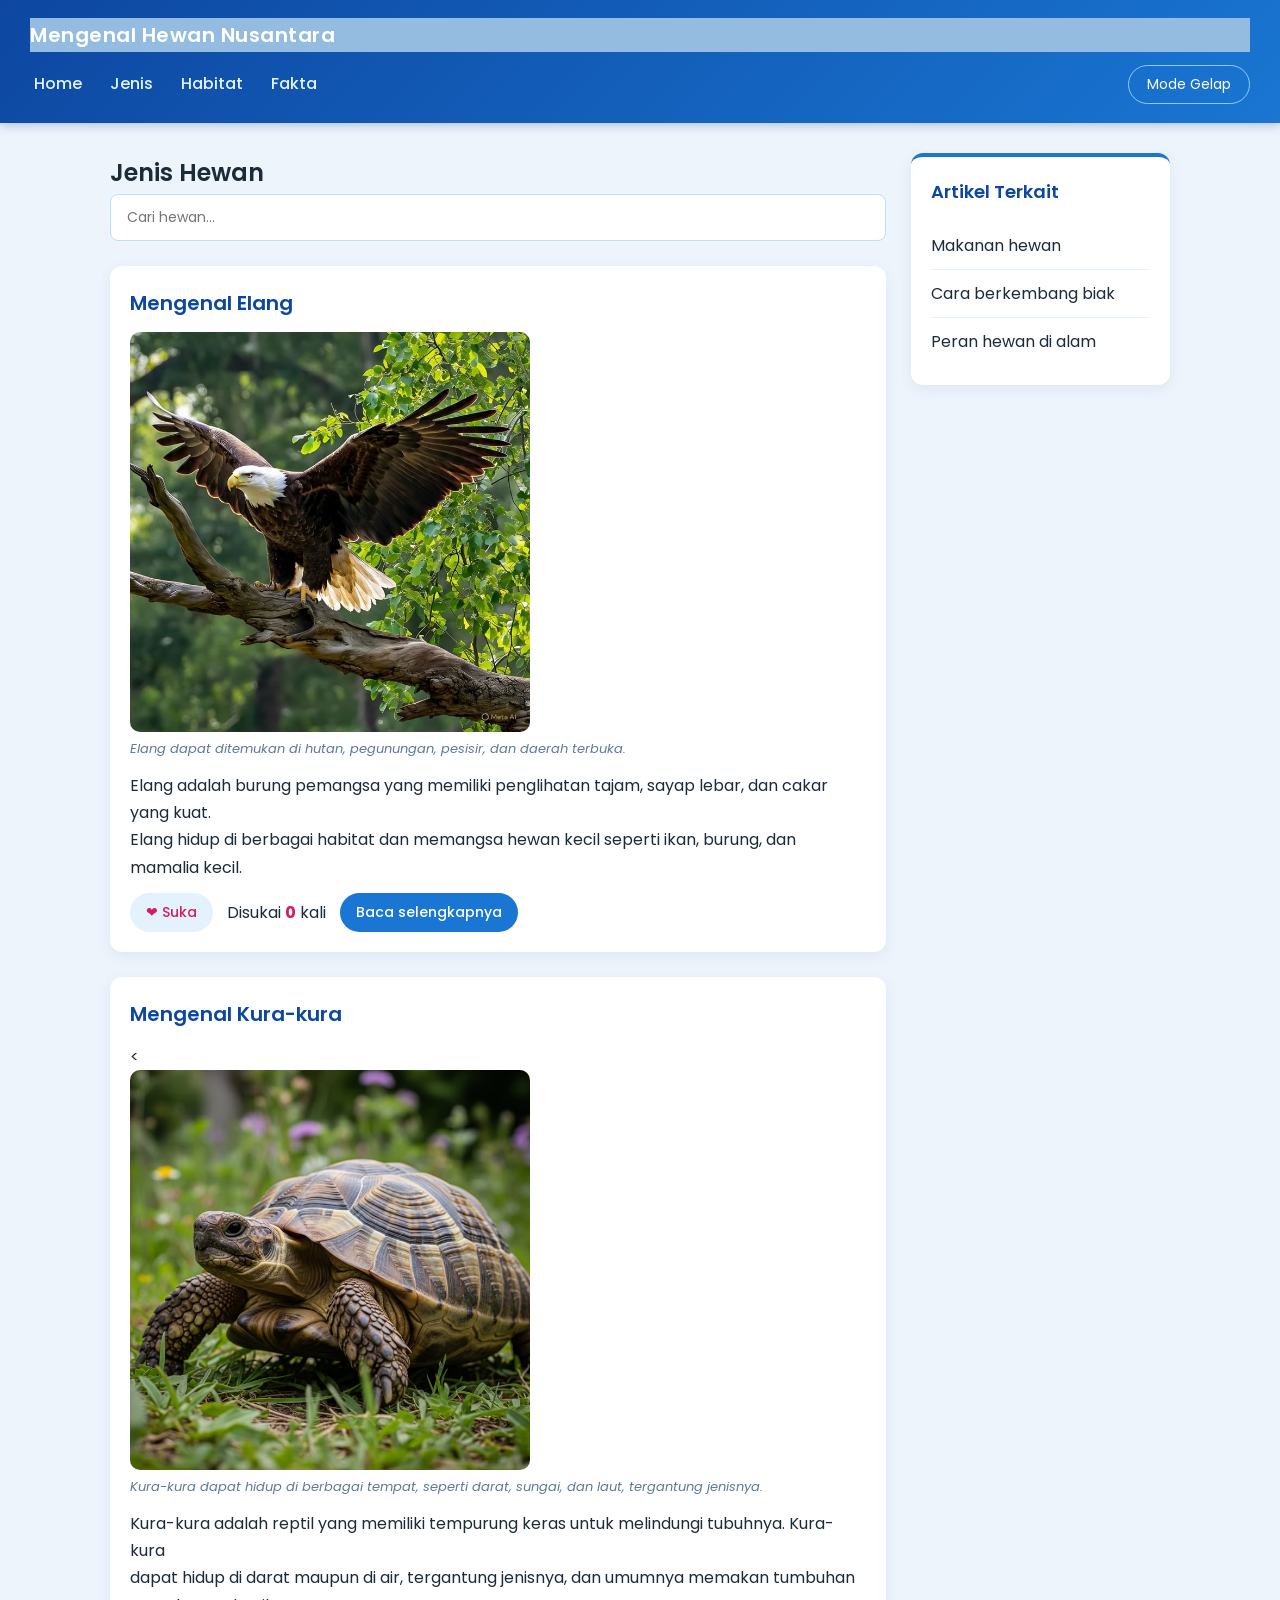
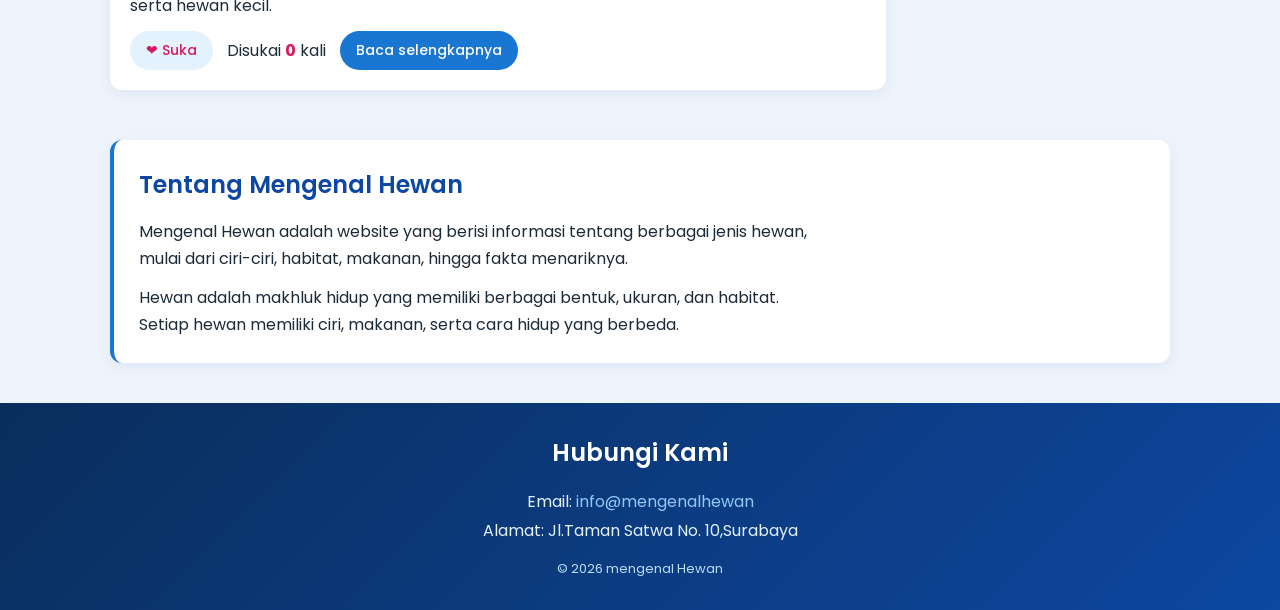
<file: index.html>
<!doctype html>
<html lang="en">
  <head>
    <meta charset="UTF-8" />
    <meta name="viewport" content="width=device-width, initial-scale=1.0" />
    <title>Mengenal Hewan</title>

    <link rel="stylesheet" href="style.css" />

    <!-- TAMBAHAN JS: menyambungkan file script.js. "defer" = tunggu HTML selesai dimuat dulu -->
    <script src="script-belajar.js" defer></script>

    <style>
      h1 {
        font-size: 20px;
        background-color: rgb(148, 188, 224);
      }
    </style>
  </head>
  <body>
    <!--Header-->
    <header id="judul">
      <h1>Mengenal Hewan</h1>

      <!--Navigasi-->
      <nav id="navigasi">
        <a href="#">Home</a>
        <a href="jenis.html">Jenis</a>
        <a href="habitat.html">Habitat</a>
        <a href="fakta.html">Fakta</a>
        <!-- TAMBAHAN JS: tombol mode gelap -->
        <button id="tombol-gelap">Mode Gelap</button>
      </nav>
    </header>

    <!--Konten Utama-->
    <main>
      <!--Section-->
      <section id="jenis">
        <h2>Jenis Hewan</h2>

        <!-- TAMBAHAN JS (Tantangan 2, opsional): kotak cari hewan -->
        <input type="text" id="cari" placeholder="Cari hewan..." />

        <!--article 1-->
        <article>
          <h3>Mengenal Elang</h3>
          <figure>
            <img src="elang.jpg" alt="" width="400" height="225" />
            <figcaption>
              Elang dapat ditemukan di hutan, pegunungan, pesisir, dan daerah
              terbuka.
            </figcaption>
          </figure>

          <p>
            Elang adalah burung pemangsa yang memiliki penglihatan tajam, sayap
            lebar, dan cakar yang kuat. <br />
            Elang hidup di berbagai habitat dan memangsa hewan kecil seperti
            ikan, burung, dan mamalia kecil.
          </p>

          <!-- TAMBAHAN JS: teks tambahan (disembunyikan dulu lewat class "sembunyi") -->
          <p class="selengkapnya sembunyi">
            Elang membuat sarang di pohon tinggi atau tebing. Beberapa jenis
            elang di Indonesia, seperti Elang Jawa, termasuk satwa yang
            dilindungi.
          </p>

          <!-- TAMBAHAN JS: tombol Suka dan Baca selengkapnya -->
          <div class="aksi">
            <button class="btn-suka">❤ Suka</button>
            <span>Disukai <strong class="jumlah-suka">0</strong> kali</span>
            <button class="btn-baca">Baca selengkapnya</button>
          </div>
        </article>

        <!--article 2-->
        <article>
          <h3>Mengenal Kura-kura</h3>
          <figure>
            < <img src="kura.jpg" alt="" width="400" height="225" />
            <figcaption>
              Kura-kura dapat hidup di berbagai tempat, seperti darat, sungai,
              dan laut, tergantung jenisnya.
            </figcaption>
          </figure>
          <p>
            Kura-kura adalah reptil yang memiliki tempurung keras untuk
            melindungi tubuhnya. Kura-kura <br />
            dapat hidup di darat maupun di air, tergantung jenisnya, dan umumnya
            memakan tumbuhan serta hewan kecil.
          </p>

          <!-- TAMBAHAN JS: teks tambahan (disembunyikan dulu lewat class "sembunyi") -->
          <p class="selengkapnya sembunyi">
            Tempurung kura-kura menyatu dengan tulang punggung dan tulang
            rusuknya, sehingga kura-kura tidak bisa keluar dari tempurungnya.
            Beberapa jenis dapat hidup lebih dari 50 tahun.
          </p>

          <!-- TAMBAHAN JS: tombol Suka dan Baca selengkapnya -->
          <div class="aksi">
            <button class="btn-suka">❤ Suka</button>
            <span>Disukai <strong class="jumlah-suka">0</strong> kali</span>
            <button class="btn-baca">Baca selengkapnya</button>
          </div>
        </article>
      </section>

      <!--Aside/Sidebar-->
      <aside>
        <h2>Artikel Terkait</h2>
        <ul>
          <li><a href="#">Makanan hewan</a></li>
          <li><a href="#">Cara berkembang biak</a></li>
          <li><a href="#">Peran hewan di alam</a></li>
        </ul>
      </aside>

      <!--Section Tentang-->
      <section id="Tentang">
        <h2>Tentang Mengenal Hewan</h2>

        <div class="wrapper">
          <p>
            Mengenal Hewan adalah website yang berisi informasi tentang berbagai
            jenis hewan, <br />
            mulai dari ciri-ciri, habitat, makanan, hingga fakta menariknya.
          </p>
        </div>
        <p>
          Hewan adalah makhluk hidup yang memiliki berbagai bentuk, ukuran, dan
          habitat. <br />
          Setiap hewan memiliki ciri, makanan, serta cara hidup yang berbeda.
        </p>
      </section>
    </main>
    <!--Footer-->
    <footer id="kontak">
      <h2>Kontak</h2>

      <address class="alamat">
        Email:
        <a href="mailto:info@mengenalhewan">info@mengenalhewan</a>
        <br />

        Alamat: Jl.Taman Satwa No. 10,Surabaya
      </address>

      <p>&copy; 2026 mengenal Hewan</p>
    </footer>
  </body>
</html>
</file>
<file: style.css>
/* ===== Google Font ===== */
@import url("https://fonts.googleapis.com/css2?family=Poppins:wght@400;500;600;700&display=swap");

/* ===== Reset & Dasar ===== */
* {
  margin: 0;
  padding: 0;
  box-sizing: border-box;
}

body {
  font-family: "Poppins", "Segoe UI", Arial, sans-serif;
  line-height: 1.7;
  color: #1c2b3a;
  background-color: #eef4fb;
}

a {
  text-decoration: none;
  color: #1565c0;
}

a:hover {
  text-decoration: underline;
}

img {
  max-width: 100%;
  height: auto;
  display: block;
  border-radius: 10px;
}

h1,
h2,
h3 {
  font-weight: 600;
}

/* ===== Header & Navigasi ===== */
#judul {
  background: linear-gradient(135deg, #0d47a1, #1976d2);
  color: #fff;
  padding: 18px 30px;
  box-shadow: 0 2px 10px rgba(13, 71, 161, 0.3);
}

#judul h1 {
  margin-bottom: 12px;
  letter-spacing: 0.5px;
}

#navigasi {
  display: flex;
  flex-wrap: wrap;
  align-items: center;
  gap: 20px;
}

#navigasi a {
  color: #e3f2fd;
  font-weight: 500;
  padding: 6px 4px;
  border-bottom: 2px solid transparent;
  transition: border-color 0.2s ease, color 0.2s ease;
}

#navigasi a:hover {
  color: #fff;
  text-decoration: none;
  border-bottom: 2px solid #90caf9;
}

#tombol-gelap {
  margin-left: auto;
  padding: 8px 18px;
  border: 1px solid #90caf9;
  border-radius: 25px;
  background-color: transparent;
  color: #fff;
  cursor: pointer;
  font-family: inherit;
  font-size: 14px;
  transition: background-color 0.2s ease, color 0.2s ease;
}

#tombol-gelap:hover {
  background-color: #fff;
  color: #0d47a1;
}

/* ===== Layout Utama ===== */
main {
  display: grid;
  grid-template-columns: 3fr 1fr;
  gap: 25px;
  max-width: 1100px;
  margin: 30px auto;
  padding: 0 20px;
}

section#jenis {
  grid-column: 1;
}

aside {
  grid-column: 2;
  background-color: #fff;
  border-radius: 12px;
  padding: 20px;
  height: fit-content;
  box-shadow: 0 4px 14px rgba(13, 71, 161, 0.08);
  border-top: 4px solid #1976d2;
}

section#Tentang {
  grid-column: 1 / -1;
}

/* ===== Kotak Cari ===== */
#cari {
  display: block;
  width: 100%;
  padding: 12px 16px;
  margin-bottom: 25px;
  border: 1px solid #bbdefb;
  border-radius: 8px;
  font-family: inherit;
  font-size: 14px;
  background-color: #fff;
  transition: border-color 0.2s ease, box-shadow 0.2s ease;
}

#cari:focus {
  outline: none;
  border-color: #1976d2;
  box-shadow: 0 0 0 3px rgba(25, 118, 210, 0.15);
}

/* ===== Artikel Hewan ===== */
article {
  background-color: #fff;
  border-radius: 12px;
  padding: 20px;
  margin-bottom: 25px;
  box-shadow: 0 4px 14px rgba(13, 71, 161, 0.08);
  transition: transform 0.2s ease, box-shadow 0.2s ease;
}

article:hover {
  transform: translateY(-3px);
  box-shadow: 0 8px 20px rgba(13, 71, 161, 0.15);
}

article h3 {
  color: #0d47a1;
  margin-bottom: 12px;
  font-size: 20px;
}

figure {
  margin-bottom: 12px;
}

figcaption {
  font-size: 13px;
  color: #5c7a99;
  margin-top: 6px;
  font-style: italic;
}

article p {
  margin-bottom: 12px;
}

/* Teks "selengkapnya" yang disembunyikan lewat JS */
.selengkapnya.sembunyi {
  display: none;
}

/* ===== Tombol Aksi (Suka & Baca Selengkapnya) ===== */
.aksi {
  display: flex;
  align-items: center;
  gap: 14px;
  margin-top: 12px;
  flex-wrap: wrap;
}

.btn-suka,
.btn-baca {
  padding: 9px 16px;
  border: none;
  border-radius: 25px;
  cursor: pointer;
  font-family: inherit;
  font-size: 14px;
  font-weight: 500;
  transition: background-color 0.2s ease, transform 0.1s ease;
}

.btn-suka {
  background-color: #e3f2fd;
  color: #d81b60;
}

.btn-suka:hover {
  background-color: #bbdefb;
}

.btn-suka:active {
  transform: scale(0.95);
}

.btn-baca {
  background-color: #1976d2;
  color: #fff;
}

.btn-baca:hover {
  background-color: #0d47a1;
}

.jumlah-suka {
  color: #d81b60;
}

/* ===== Aside / Sidebar ===== */
aside h2 {
  margin-bottom: 14px;
  color: #0d47a1;
  font-size: 18px;
}

aside ul {
  list-style: none;
}

aside li {
  padding: 10px 0;
  border-bottom: 1px solid #e3f2fd;
}

aside li:last-child {
  border-bottom: none;
}

aside li a {
  color: #1c2b3a;
  transition: color 0.2s ease, padding-left 0.2s ease;
}

aside li a:hover {
  color: #1976d2;
  padding-left: 4px;
  text-decoration: none;
}

/* ===== Section Tentang ===== */
section#Tentang {
  background-color: #fff;
  border-radius: 12px;
  padding: 25px;
  box-shadow: 0 4px 14px rgba(13, 71, 161, 0.08);
  border-left: 4px solid #1976d2;
}

section#Tentang h2 {
  margin-bottom: 12px;
  color: #0d47a1;
}

.wrapper {
  margin-bottom: 12px;
}

/* ===== Footer ===== */
#kontak {
  background: linear-gradient(135deg, #0a2e5c, #0d47a1);
  color: #e3f2fd;
  padding: 30px 20px;
  text-align: center;
  margin-top: 40px;
}

#kontak h2 {
  margin-bottom: 14px;
  color: #fff;
}

#kontak .alamat {
  font-style: normal;
  margin-bottom: 12px;
  line-height: 1.8;
}

#kontak .alamat a {
  color: #90caf9;
}

#kontak p {
  font-size: 13px;
  color: #bbdefb;
}

/* ===== Mode Gelap (dikontrol lewat JS: body.gelap) ===== */
body.gelap {
  background-color: #0f1720;
  color: #dbe6f0;
}

body.gelap #judul {
  background: linear-gradient(135deg, #071633, #0d2a52);
}

body.gelap aside,
body.gelap article,
body.gelap section#Tentang {
  background-color: #16212e;
  color: #dbe6f0;
  box-shadow: none;
  border-color: #1e3a5f;
}

body.gelap article:hover {
  box-shadow: 0 8px 20px rgba(0, 0, 0, 0.4);
}

body.gelap figcaption {
  color: #8fa6bd;
}

body.gelap #cari {
  background-color: #16212e;
  color: #fff;
  border-color: #1e3a5f;
}

body.gelap aside li {
  border-bottom-color: #1e3a5f;
}

body.gelap aside li a {
  color: #dbe6f0;
}

body.gelap .btn-suka {
  background-color: #2a1e26;
}

body.gelap #kontak {
  background: #071633;
}

/* ===== Responsif untuk layar kecil ===== */
@media (max-width: 768px) {
  main {
    grid-template-columns: 1fr;
  }

  section#jenis,
  aside,
  section#Tentang {
    grid-column: 1;
  }

  #navigasi {
    flex-direction: column;
    align-items: flex-start;
    gap: 10px;
  }

  #tombol-gelap {
    margin-left: 0;
  }
}
</file>
